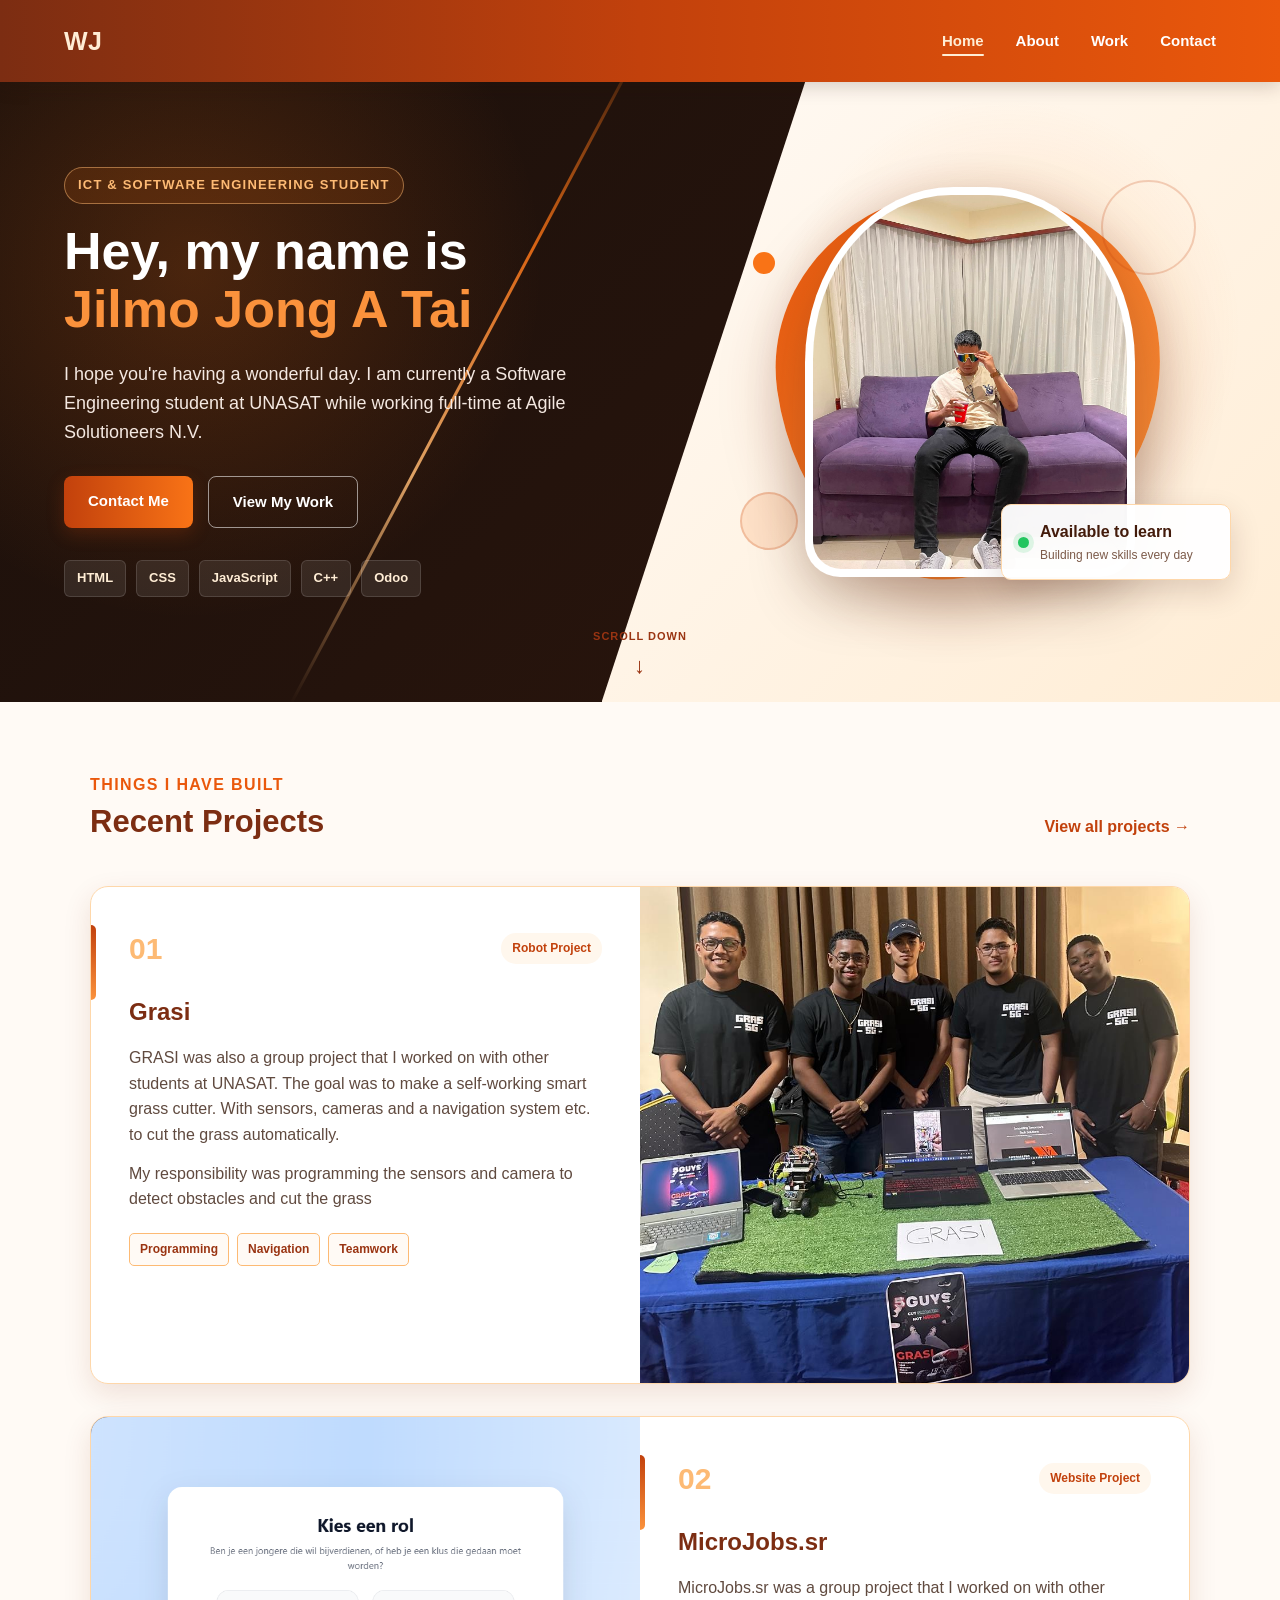
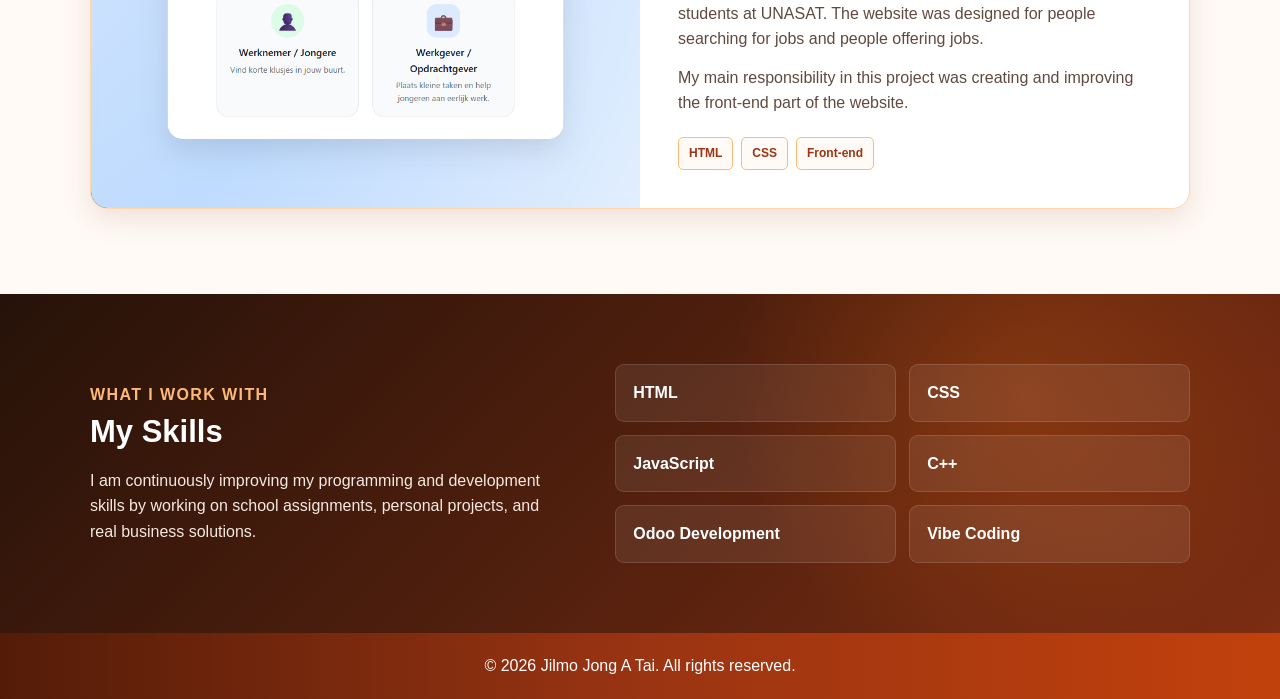
<file: index.html>
<!DOCTYPE html>
<html lang="en">
<head>
  <meta charset="UTF-8">

  <meta name="viewport" content="width=device-width, initial-scale=1.0">

  <title>My Portfolio | Home</title>

  <link rel="stylesheet" href="css/main.css">
  <link rel="stylesheet" href="css/home.css">
</head>
<body>

  <header>
    <nav class="navbar">

      <h2 class="logo">
        <span>WJ</span>
      </h2>

      <button
        class="menu-btn"
        aria-label="Open navigation menu"
      >
        ☰
      </button>

      <ul id="navLinks">
        <li>
          <a href="index.html" class="active">Home</a>
        </li>

        <li>
          <a href="about.html">About</a>
        </li>

        <li>
          <a href="work.html">Work</a>
        </li>

        <li>
          <a href="contact.html">Contact</a>
        </li>
      </ul>

    </nav>
  </header>

  <main>

    <!-- Main -->
    <section class="hero">

      <div class="hero-content">

        <div class="hero-text">

          <p class="hero-small-title">ICT & Software Engineering Student</p>

          <h1>
            Hey, my name is
            <span>Jilmo Jong A Tai</span>
          </h1>

          <p class="hero-description">
            I hope you're having a wonderful day. I am currently a Software 
            Engineering student at UNASAT while working full-time at Agile 
            Solutioneers N.V.
          </p>

          <div class="hero-buttons">
            <a href="contact.html" class="btn hero-main-btn">
              Contact Me
            </a>

            <a href="work.html" class="btn hero-second-btn">
              View My Work
            </a>
          </div>

          <div class="hero-skills">
            <span>HTML</span>
            <span>CSS</span>
            <span>JavaScript</span>
            <span>C++</span>
            <span>Odoo</span>
          </div>

        </div>

        <div class="hero-image-area">

          <div class="decoration-circle circle-one"></div>
          <div class="decoration-circle circle-two"></div>
          <div class="decoration-circle circle-three"></div>

          <!-- Profile image -->
          <div class="hero-image-box">
            <img
              src="img/profile.jpg"
              alt="Profile picture of Jilmo Jong A Tai"
            >
          </div>

          <div class="hero-info-card">
            <span class="status-dot"></span>

            <div>
              <strong>Available to learn</strong>
              <p>Building new skills every day</p>
            </div>
          </div>

        </div>

      </div>

      <a href="#home-content" class="scroll-down">
        <span>Scroll down</span>
        <span class="scroll-arrow">↓</span>
      </a>

    </section>

    <div id="home-content">

<!-- Recent projects -->
<section class="section">

  <div class="section-heading project-heading">

    <div>
      <p class="section-small-title">Things I Have Built</p>
      <h2>Recent Projects</h2>
    </div>

    <a href="work.html" class="view-all-link">
      View all projects →
    </a>

  </div>

  <div class="home-project-list">

    <article class="home-project-row">

      <div class="project-content">

        <div class="project-top">
          <span class="project-number">01</span>
          <span class="project-type">Robot Project</span>
        </div>

        <h3>Grasi</h3>

        <p>
          GRASI was also a group project that I worked on with other students at UNASAT. 
          The goal was to make a self-working smart grass cutter. With sensors, cameras 
          and a navigation system etc. to cut the grass automatically.
        </p>

        <p>
          My responsibility was programming the sensors and camera to detect obstacles 
          and cut the grass
        </p>

        <div class="project-tags">
          <span>Programming</span>
          <span>Navigation</span>
          <span>Teamwork</span>
        </div>

      </div>

      <div class="project-image">
        <img
          src="img/grasi.jpg"
          alt="The Delivery Bot Hackomation project team"
        >
      </div>

    </article>

    <article class="home-project-row">

      <div class="project-image second-project-image">
        <img
          src="img/microjobs.jpg"
          alt="The MicroJobs project team"
        >
      </div>

      <div class="project-content">

        <div class="project-top">
          <span class="project-number">02</span>
          <span class="project-type">Website Project</span>
        </div>

        <h3>MicroJobs.sr</h3>

        <p>
          MicroJobs.sr was a group project that I worked on with other
          students at UNASAT. The website was designed for people
          searching for jobs and people offering jobs.
        </p>

        <p>
          My main responsibility in this project was creating and
          improving the front-end part of the website.
        </p>

        <div class="project-tags">
          <span>HTML</span>
          <span>CSS</span>
          <span>Front-end</span>
        </div>

      </div>

    </article>

  </div>

</section>

      <!-- My skills -->
      <section class="skills-section">

        <div class="section skills-section-content">

          <div class="skills-text">
            <p class="section-small-title light-title">What I Work With</p>
            <h2>My Skills</h2>

            <p>
              I am continuously improving my programming and development
              skills by working on school assignments, personal projects,
              and real business solutions.
            </p>
          </div>

          <div class="skills-list">
            <span>HTML</span>
            <span>CSS</span>
            <span>JavaScript</span>
            <span>C++</span>
            <span>Odoo Development</span>
            <span>Vibe Coding</span>
          </div>

        </div>

      </section>

    </div>

  </main>

  <!-- Footer -->
  <footer>
    <p>&copy; 2026 Jilmo Jong A Tai. All rights reserved.</p>
  </footer>

  <!-- Main JavaScript file -->
  <script src="js/main.js"></script>

</body>
</html>
</file>
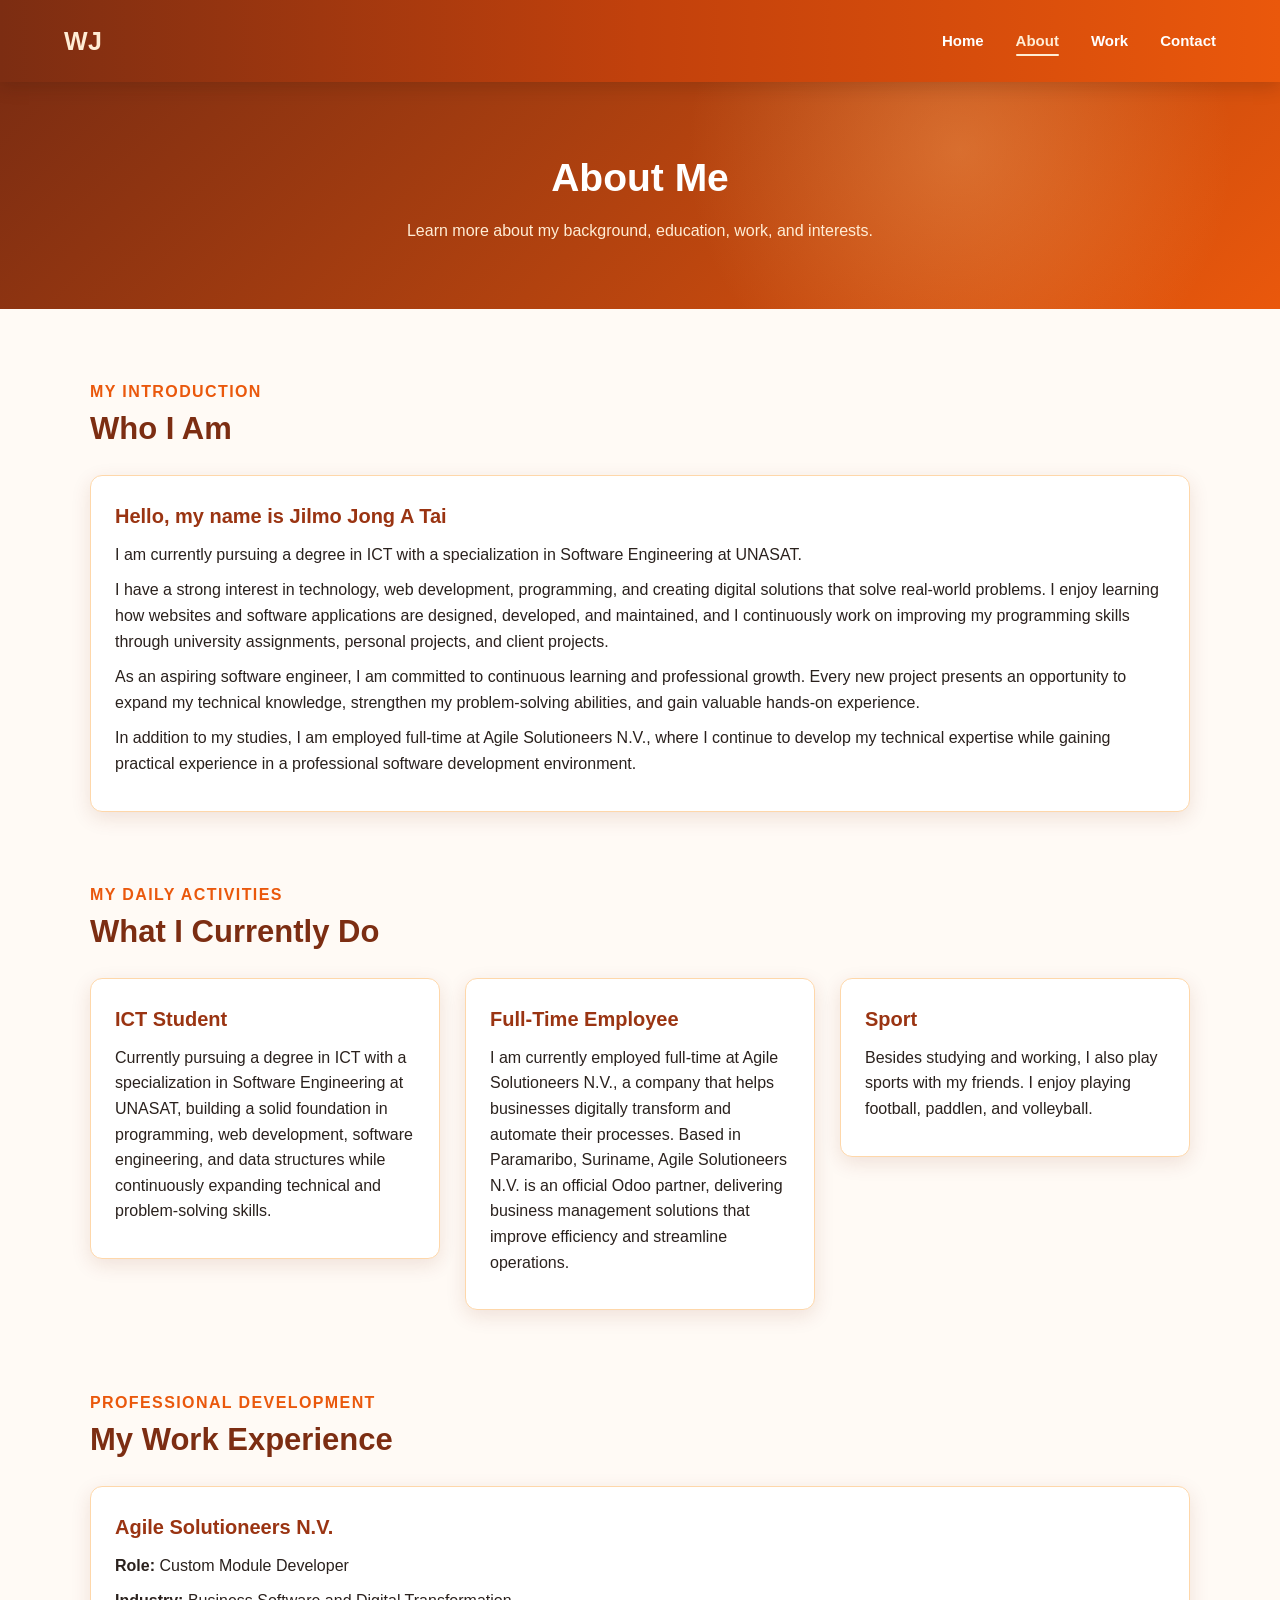
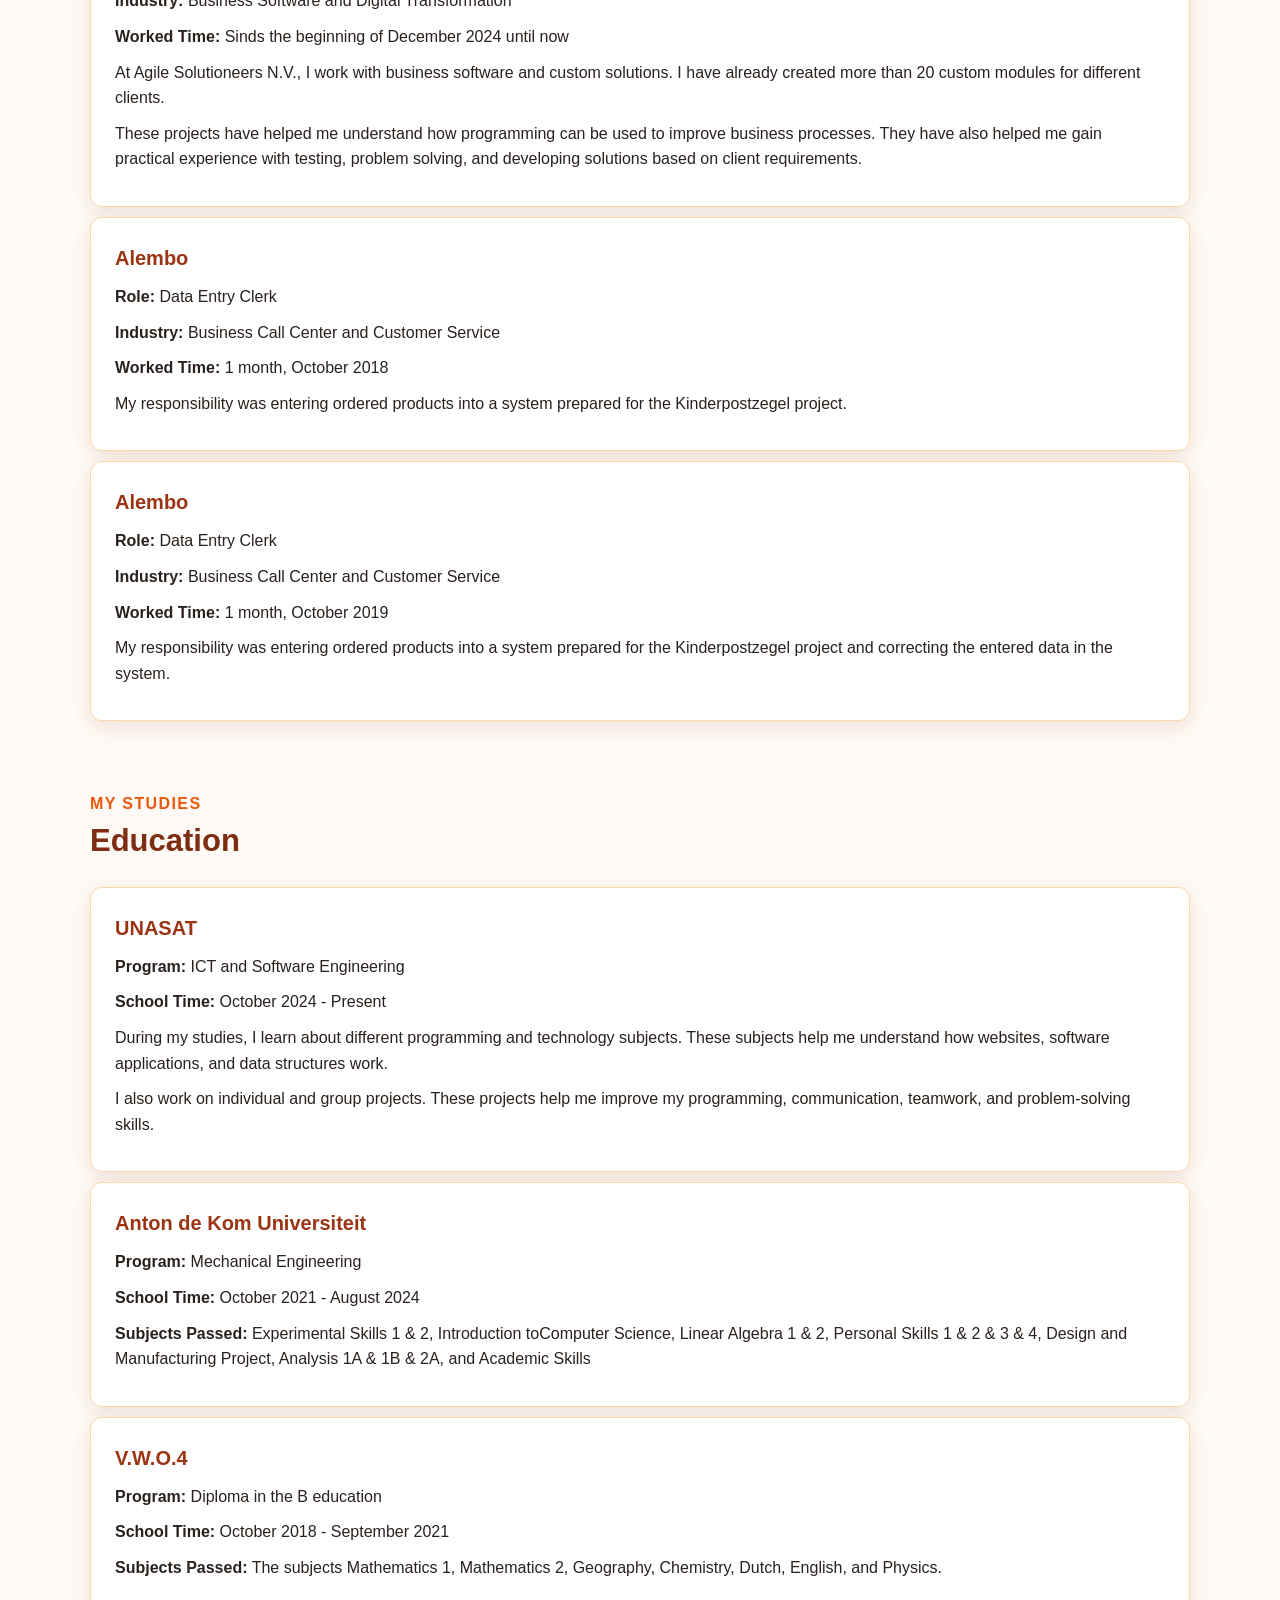
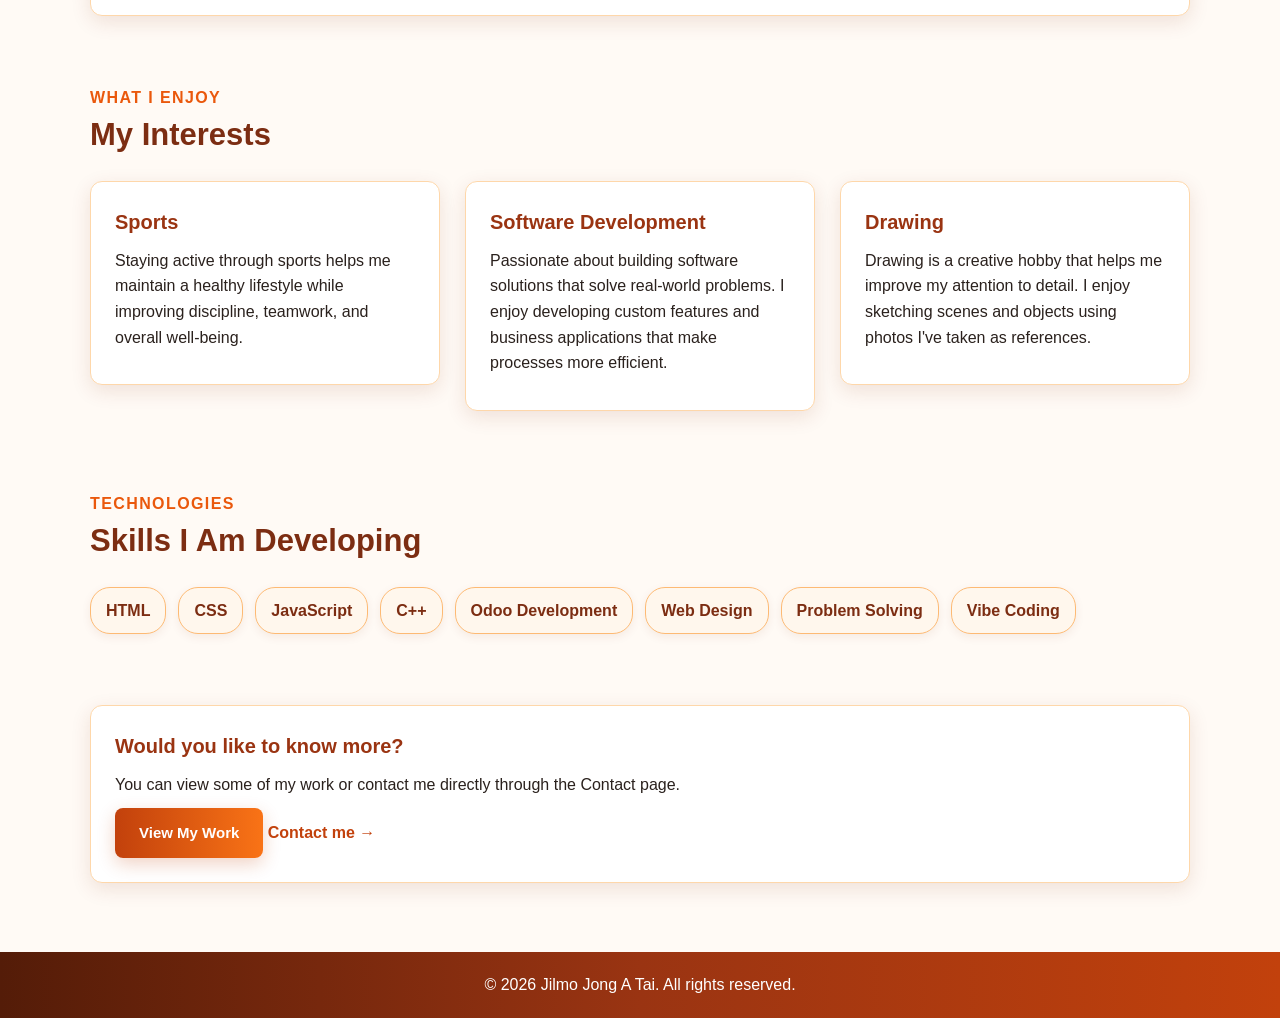
<file: about.html>
<!DOCTYPE html>
<html lang="en">
<head>
  <meta charset="UTF-8">

  <meta name="viewport" content="width=device-width, initial-scale=1.0">

  <title>My Portfolio | About</title>

  <link rel="stylesheet" href="css/main.css">

</head>
<body>

  <header>
    <nav class="navbar">

      <h2 class="logo">
        <span>WJ</span>
      </h2>

      <button
        class="menu-btn"
        aria-label="Open navigation menu"
      >
        ☰
      </button>

      <ul id="navLinks">
        <li>
          <a href="index.html">Home</a>
        </li>

        <li>
          <a href="about.html" class="active">About</a>
        </li>

        <li>
          <a href="work.html">Work</a>
        </li>

        <li>
          <a href="contact.html">Contact</a>
        </li>
      </ul>

    </nav>
  </header>

  <main>

    <!-- Intro -->
    <section class="page-title">
      <h1>About Me</h1>

      <p>
        Learn more about my background, education, work, and interests.
      </p>
    </section>

    <!-- Second section -->
    <section class="section">

      <div class="section-heading">
        <p class="section-small-title">My Introduction</p>
        <h2>Who I Am</h2>
      </div>

      <div class="card">
        <h3>Hello, my name is Jilmo Jong A Tai</h3>

        <p>
          I am currently pursuing 
          a degree in ICT with a specialization in Software Engineering at UNASAT.
        </p>

        <p>
          I have a strong interest in technology, web development, programming, 
          and creating digital solutions that solve real-world problems. I enjoy 
          learning how websites and software applications are designed, developed, 
          and maintained, and I continuously work on improving my programming skills 
          through university assignments, personal projects, and client projects.
        </p>

        <p>
          As an aspiring software engineer, I am committed to continuous learning 
          and professional growth. Every new project presents an opportunity to expand 
          my technical knowledge, strengthen my problem-solving abilities, and gain 
          valuable hands-on experience.
        </p>

        <p>
          In addition to my studies, I am employed full-time at Agile Solutioneers N.V., 
          where I continue to develop my technical expertise while gaining practical 
          experience in a professional software development environment.
        </p>
      </div>

    </section>

    <!-- What I do -->
    <section class="section">

      <div class="section-heading">
        <p class="section-small-title">My Daily Activities</p>
        <h2>What I Currently Do</h2>
      </div>

      <div class="grid">

        <!-- Student card -->
        <div class="card">
          <h3>ICT Student</h3>

          <p>
            Currently pursuing a degree in ICT with a specialization in Software Engineering 
            at UNASAT, building a solid foundation in programming, web development, software 
            engineering, and data structures while continuously expanding technical and 
            problem-solving skills.
          </p>
        </div>

        <!-- Work card -->
        <div class="card">
          <h3>Full-Time Employee</h3>

          <p>
            I am currently employed full-time at Agile Solutioneers N.V., a company that helps 
            businesses digitally transform and automate their processes. Based in Paramaribo, 
            Suriname, Agile Solutioneers N.V. is an official Odoo partner, delivering business 
            management solutions that improve efficiency and streamline operations.
          </p>
        </div>

        <!-- Sport card -->
        <div class="card">
          <h3>Sport</h3>

          <p>
            Besides studying and working, I also play sports with my friends.
            I enjoy playing football, paddlen, and volleyball.
          </p>
        </div>

      </div>

    </section>

    <!-- Experience -->
    <section class="section">

      <div class="section-heading">
        <p class="section-small-title">Professional Development</p>
        <h2>My Work Experience</h2>
      </div>

      <div class="card">
        <h3>Agile Solutioneers N.V.</h3>

        <p>
          <strong>Role:</strong>
          Custom Module Developer
        </p>

        <p>
          <strong>Industry:</strong>
          Business Software and Digital Transformation
        </p>

        <p>
          <strong>Worked Time:</strong>
          Sinds the beginning of December 2024 until now
        </p>

        <p>
          At Agile Solutioneers N.V., I work with business software and
          custom solutions. I have already created more than 20 custom
          modules for different clients.
        </p>

        <p>
          These projects have helped me understand how programming can be
          used to improve business processes. They have also helped me gain
          practical experience with testing, problem solving, and developing
          solutions based on client requirements.
        </p>
      </div>

      <div class="card">
        <h3>Alembo</h3>

        <p>
          <strong>Role:</strong>
          Data Entry Clerk
        </p>

        <p>
          <strong>Industry:</strong>
          Business Call Center and Customer Service
        </p>

        <p>
          <strong>Worked Time:</strong>
          1 month, October 2018
        </p>

        <p>
          My responsibility was entering ordered products into a system 
          prepared for the Kinderpostzegel project.
        </p>
      </div>

      <div class="card">
        <h3>Alembo</h3>

        <p>
          <strong>Role:</strong>
          Data Entry Clerk
        </p>

        <p>
          <strong>Industry:</strong>
          Business Call Center and Customer Service
        </p>

        <p>
          <strong>Worked Time:</strong>
          1 month, October 2019
        </p>

        <p>
          My responsibility was entering ordered products into a system 
          prepared for the Kinderpostzegel project and correcting the entered 
          data in the system.
        </p>
      </div>

    </section>

    <!-- Education -->
    <section class="section">

      <div class="section-heading">
        <p class="section-small-title">My Studies</p>
        <h2>Education</h2>
      </div>

      <div class="card">
        <h3>UNASAT</h3>

        <p>
          <strong>Program:</strong>
          ICT and Software Engineering
        </p>

        <p>
          <strong>School Time:</strong>
          October 2024 - Present
        </p>

        <p>
          During my studies, I learn about different programming and
          technology subjects. These subjects help me understand how
          websites, software applications, and data structures work.
        </p>

        <p>
          I also work on individual and group projects. These projects
          help me improve my programming, communication, teamwork, and
          problem-solving skills.
        </p>
      </div>

      <div class="card">
        <h3>Anton de Kom Universiteit</h3>

        <p>
          <strong>Program:</strong>
          Mechanical Engineering
        </p>

        <p>
          <strong>School Time:</strong>
          October 2021 - August 2024
        </p>

        <p>
          <strong>Subjects Passed:</strong>
          Experimental Skills 1 & 2, Introduction toComputer Science, Linear 
          Algebra 1 & 2, Personal Skills 1 & 2 & 3 & 4, Design and Manufacturing
          Project, Analysis 1A & 1B & 2A,
          and Academic Skills
        </p>
      </div>

      <div class="card">
        <h3>V.W.O.4</h3>

        <p>
          <strong>Program:</strong>
          Diploma in the B education
        </p>

        <p>
          <strong>School Time:</strong>
          October 2018 - September 2021
        </p>

        <p>
          <strong>Subjects Passed:</strong>
          The subjects Mathematics 1, Mathematics 2, Geography, Chemistry, Dutch, 
          English, and Physics.
        </p>
      </div>

    </section>

    <!-- Interests -->
    <section class="section">

      <div class="section-heading">
        <p class="section-small-title">What I Enjoy</p>
        <h2>My Interests</h2>
      </div>

      <div class="grid">

        <div class="card">
          <h3>Sports</h3>

          <p>
            Staying active through sports helps me maintain a healthy lifestyle while 
            improving discipline, teamwork, and overall well-being.
          </p>
        </div>

        <div class="card">
          <h3>Software Development</h3>

          <p>
            Passionate about building software solutions that solve real-world problems. 
            I enjoy developing custom features and business applications that make processes 
            more efficient.
          </p>
        </div>

        <div class="card">
          <h3>Drawing</h3>

          <p>
            Drawing is a creative hobby that helps me improve my attention to detail. 
            I enjoy sketching scenes and objects using photos I've taken as references.
          </p>
        </div>

      </div>

    </section>

    <!-- Skills -->
    <section class="section">

      <div class="section-heading">
        <p class="section-small-title">Technologies</p>
        <h2>Skills I Am Developing</h2>
      </div>

      <div class="skills">
        <span>HTML</span>
        <span>CSS</span>
        <span>JavaScript</span>
        <span>C++</span>
        <span>Odoo Development</span>
        <span>Web Design</span>
        <span>Problem Solving</span>
        <span>Vibe Coding</span>
      </div>

    </section>

    <!-- Know more -->
    <section class="section">

      <div class="card">
        <h3>Would you like to know more?</h3>

        <p>
          You can view some of my work or contact me directly through
          the Contact page.
        </p>

        <a href="work.html" class="btn">View My Work</a>

        <a href="contact.html" class="small-link">
          Contact me →
        </a>
      </div>

    </section>

  </main>

  <!-- Footer -->
  <footer>
    <p>&copy; 2026 Jilmo Jong A Tai. All rights reserved.</p>
  </footer>

  <script src="js/main.js"></script>

</body>
</html>
</file>
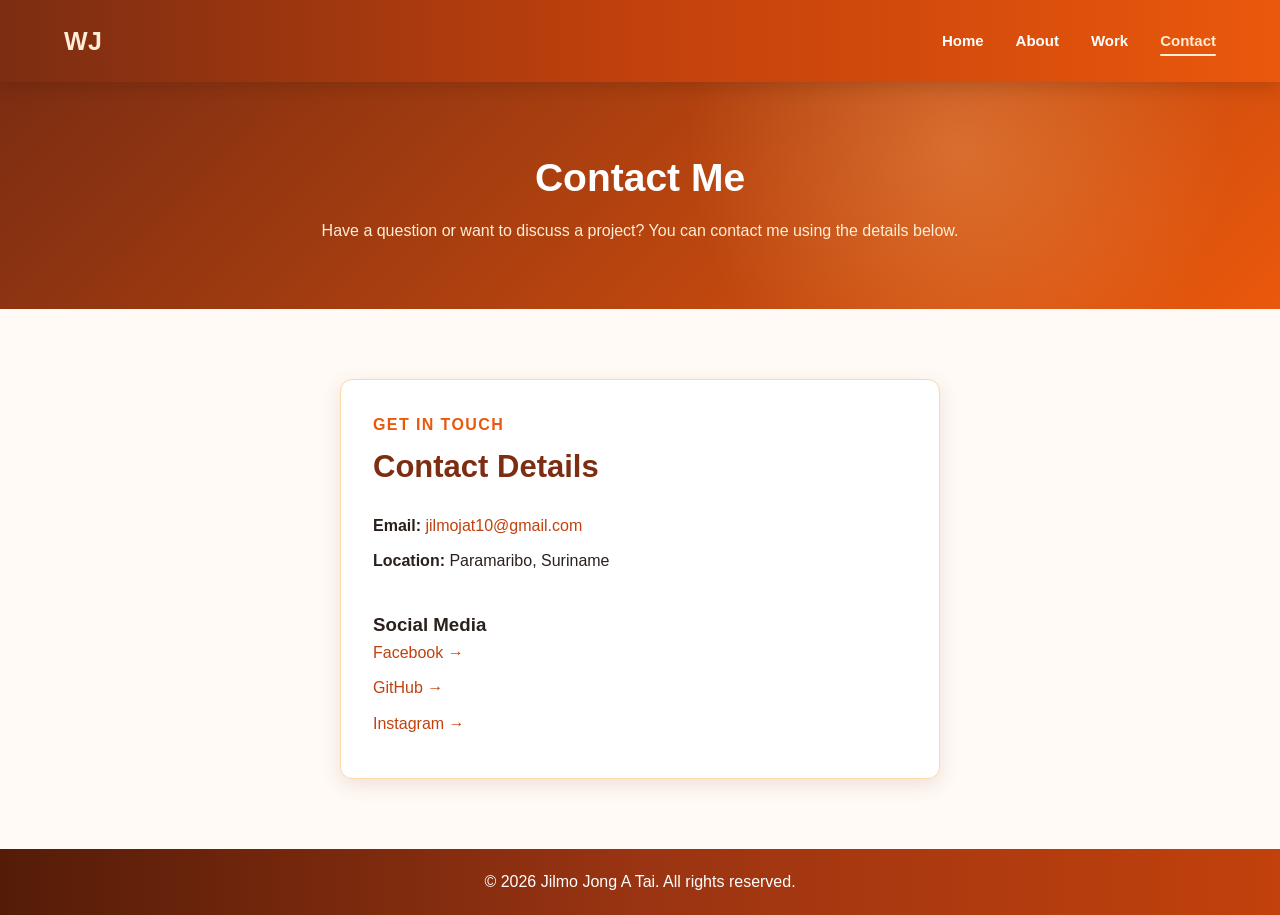
<file: contact.html>
<!DOCTYPE html>
<html lang="en">
<head>
  <meta charset="UTF-8">

  <meta name="viewport" content="width=device-width, initial-scale=1.0">

  <title>My Portfolio | Contact</title>

  <link rel="stylesheet" href="css/main.css">
  <link rel="stylesheet" href="css/contact.css">
</head>
<body>

  <header>
    <nav class="navbar">

      <h2 class="logo">
        <span>WJ</span>
      </h2>

      <button
        class="menu-btn"
        aria-label="Open navigation menu"
      >
        ☰
      </button>

      <ul id="navLinks">
        <li>
          <a href="index.html">Home</a>
        </li>

        <li>
          <a href="about.html">About</a>
        </li>

        <li>
          <a href="work.html">Work</a>
        </li>

        <li>
          <a href="contact.html" class="active">Contact</a>
        </li>
      </ul>

    </nav>
  </header>

  <main>

    <!-- Header -->
    <section class="page-title">
      <h1>Contact Me</h1>

      <p>
        Have a question or want to discuss a project? You can contact me
        using the details below.
      </p>
    </section>

    <!-- Centered contact info -->
    <section class="section contact-section">

      <div class="contact-info">

        <div class="section-heading">
          <p class="section-small-title">Get in Touch</p>
          <h2>Contact Details</h2>
        </div>

        <p>
          <strong>Email:</strong>

          <a href="mailto:jilmojat10@gmail.com">
            jilmojat10@gmail.com
          </a>
        </p>

        <p>
          <strong>Location:</strong>
          Paramaribo, Suriname
        </p>

        <br>

        <h3>Social Media</h3>

        <p>
          <a href="https://www.facebook.com/jilmo.jongatai" target="_blank">Facebook →</a>
        </p>

        <p>
          <a href="https://github.com/jilmow" target="_blank">GitHub →</a>
        </p>

        <p>
          <a href="https://www.instagram.com/j.wt_/" target="_blank">Instagram →</a>
        </p>

      </div>

    </section>

  </main>

  <!-- Footer -->
  <footer>
    <p>&copy; 2026 Jilmo Jong A Tai. All rights reserved.</p>
  </footer>

  <!-- Main JavaScript file -->
  <script src="js/main.js"></script>

</body>
</html>
</file>
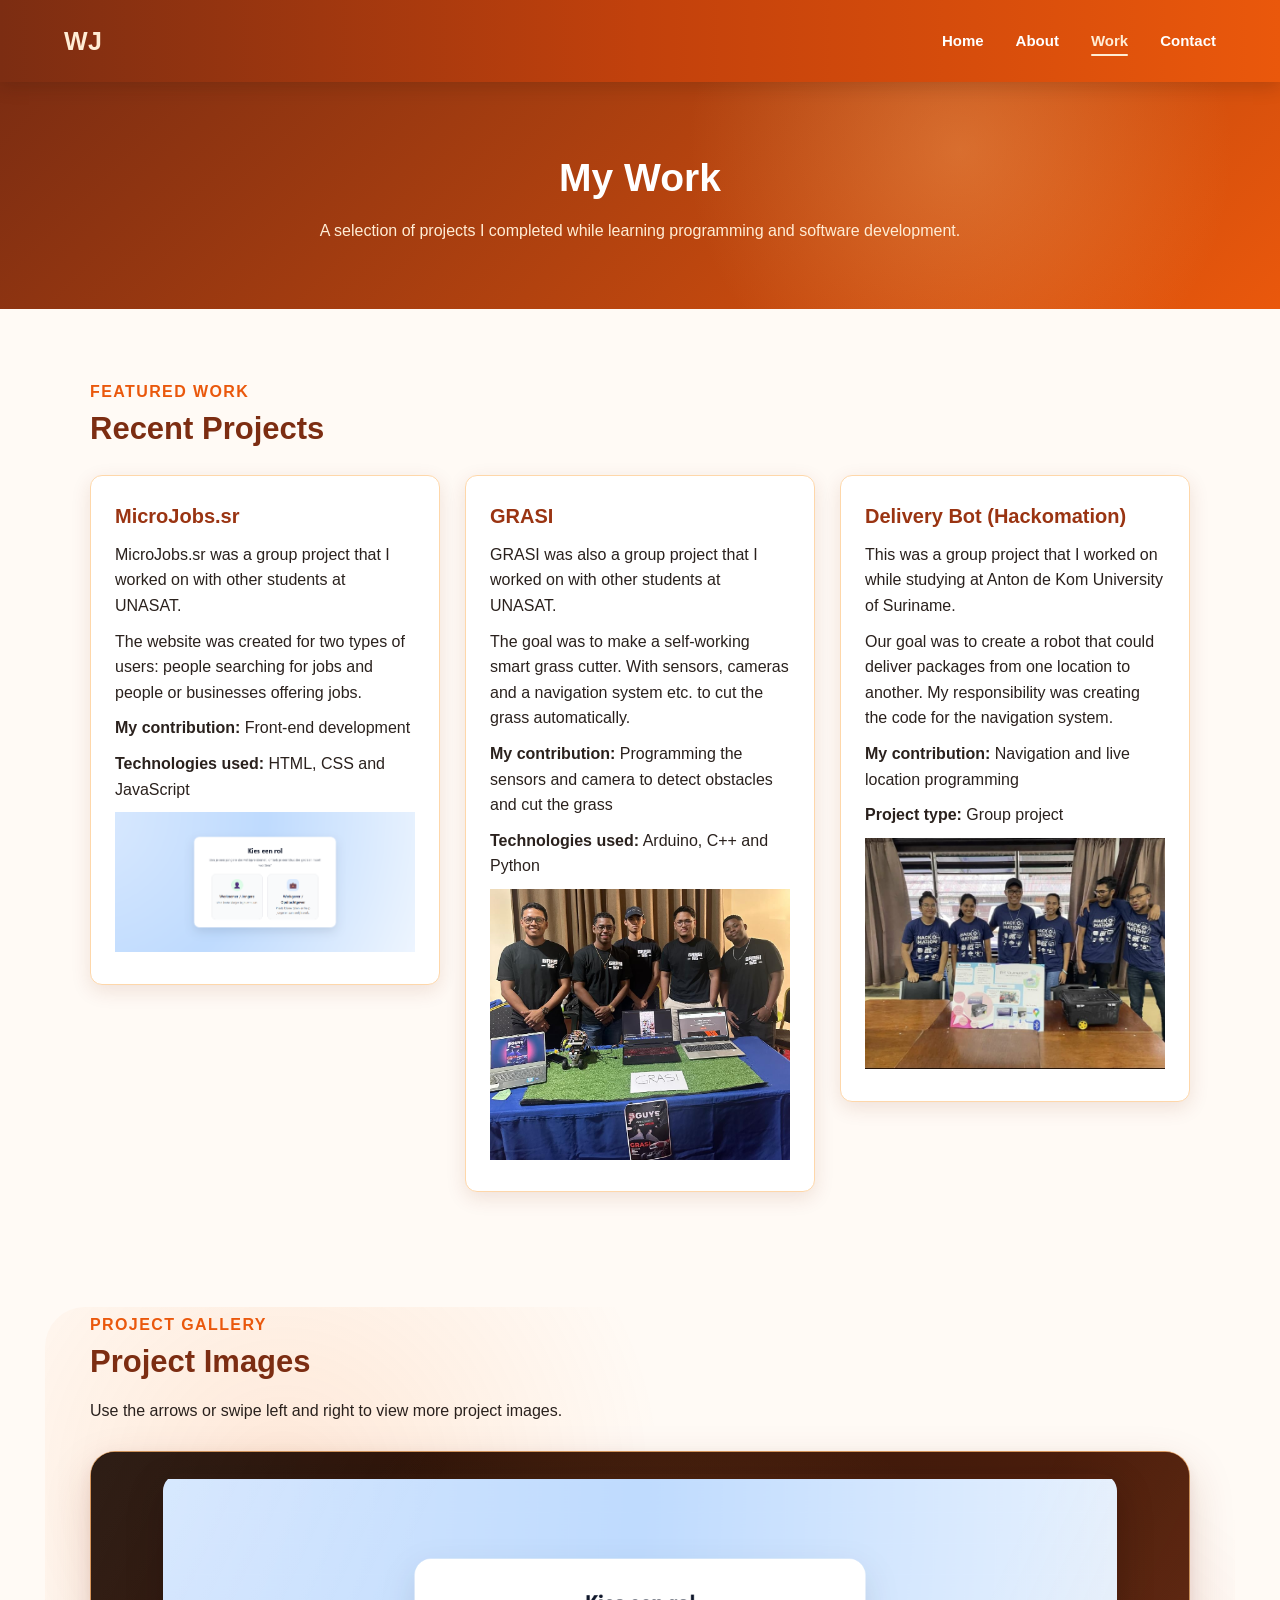
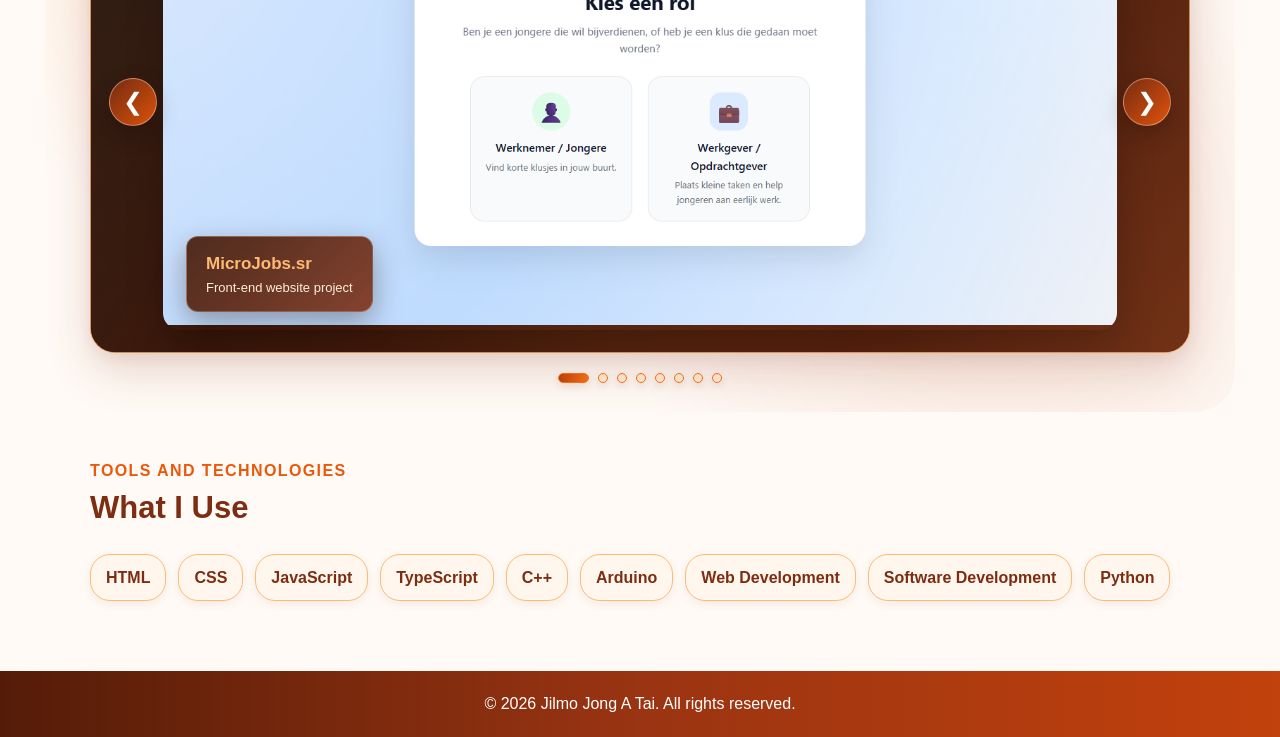
<file: work.html>
<!DOCTYPE html>
<html lang="en">
<head>
  <meta charset="UTF-8">

  <meta name="viewport" content="width=device-width, initial-scale=1.0">

  <title>My Portfolio | Work</title>

  <link rel="stylesheet" href="css/main.css">
  <link rel="stylesheet" href="css/work.css">
</head>
<body>

  <header>
    <nav class="navbar">

      <h2 class="logo">
        <span>WJ</span>
      </h2>

      <button
        class="menu-btn"
        aria-label="Open navigation menu"
      >
        ☰
      </button>

      <ul id="navLinks">
        <li>
          <a href="index.html">Home</a>
        </li>

        <li>
          <a href="about.html">About</a>
        </li>

        <li>
          <a href="work.html" class="active">Work</a>
        </li>

        <li>
          <a href="contact.html">Contact</a>
        </li>
      </ul>

    </nav>
  </header>

  <main>

    <!-- Header -->
    <section class="page-title">
      <h1>My Work</h1>

      <p>
        A selection of projects I completed while learning programming
        and software development.
      </p>
    </section>

<!-- Featured projects section -->
<section class="section">

  <div class="section-heading">
    <p class="section-small-title">Featured Work</p>
    <h2>Recent Projects</h2>
  </div>

  <div class="grid">

    <article class="card work-project-card">

      <div class="work-project-content">
        <h3>MicroJobs.sr</h3>

        <p>
          MicroJobs.sr was a group project that I worked on with other
          students at UNASAT.
        </p>

        <p>
          The website was created for two types of users: people searching
          for jobs and people or businesses offering jobs.
        </p>

        <p>
          <strong>My contribution:</strong>
          Front-end development
        </p>

        <p>
          <strong>Technologies used:</strong>
          HTML, CSS and JavaScript
        </p>
      </div>

      <div class="work-project-image">
        <img
          src="img/microjobs.jpg"
          alt="The MicroJobs project"
        >
      </div>

    </article>

    <article class="card work-project-card">

      <div class="work-project-content">
        <h3>GRASI</h3>

        <p>
          GRASI was also a group project that I worked on with other
          students at UNASAT.
        </p>

        <p>
          The goal was to make a self-working smart grass cutter. With
          sensors, cameras and a navigation system etc. to cut the grass
          automatically.
        </p>

        <p>
          <strong>My contribution:</strong>
          Programming the sensors and camera to detect obstacles and
          cut the grass
        </p>

        <p>
          <strong>Technologies used:</strong>
          Arduino, C++ and Python
        </p>
      </div>

      <div class="work-project-image">
        <img
          src="img/grasi.jpg"
          alt="The GRASI smart grass cutter project"
        >
      </div>

    </article>

    <article class="card work-project-card">

      <div class="work-project-content">
        <h3>Delivery Bot (Hackomation)</h3>

        <p>
          This was a group project that I worked on while studying at
          Anton de Kom University of Suriname.
        </p>

        <p>
          Our goal was to create a robot that could deliver packages
          from one location to another. My responsibility was creating
          the code for the navigation system.
        </p>

        <p>
          <strong>My contribution:</strong>
          Navigation and live location programming
        </p>

        <p>
          <strong>Project type:</strong>
          Group project
        </p>
      </div>

      <div class="work-project-image">
        <img
          src="img/deliver.jpg"
          alt="The Delivery Bot project team"
        >
      </div>

    </article>

  </div>

</section>

<!-- Carousel -->
<section class="section project-gallery-section">

  <div class="section-heading">
    <p class="section-small-title">Project Gallery</p>
    <h2>Project Images</h2>

    <p>
      Use the arrows or swipe left and right to view more project images.
    </p>
  </div>

  <div
    class="media-carousel"
    id="projectCarousel"
    tabindex="0"
    aria-label="Project image gallery"
  >

    <div class="carousel-viewport">

      <div class="carousel-track">

        <figure class="carousel-slide">
          <img
            src="img/microjobs.jpg"
            alt="The MicroJobs project"
          >

          <figcaption>
            <strong>MicroJobs.sr</strong>
            <span>Front-end website project</span>
          </figcaption>
        </figure>

        <figure class="carousel-slide">
          <img
            src="img/employee.jpg"
            alt="The MicroJobs project"
          >

          <figcaption>
            <strong>MicroJobs.sr</strong>
            <span>Front-end website project</span>
          </figcaption>
        </figure>

        <figure class="carousel-slide">
          <img
            src="img/employer.jpg"
            alt="The MicroJobs project"
          >

          <figcaption>
            <strong>MicroJobs.sr</strong>
            <span>Front-end website project</span>
          </figcaption>
        </figure>

        <figure class="carousel-slide">
          <img
            src="img/grasi.jpg"
            alt="The GRASI smart grass cutter project"
          >

          <figcaption>
            <strong>GRASI</strong>
            <span>Smart grass cutter project</span>
          </figcaption>
        </figure>

        <figure class="carousel-slide video-slide">
          <video
            controls
            playsinline
            preload="metadata"
          >
            <source src="videos/blades.mp4" type="video/mp4">

            Your browser does not support this video.
          </video>

          <figcaption>
            <strong>GRASI Blades</strong>
            <span>Testing the grass-cutting blades</span>
          </figcaption>
        </figure>

        <figure class="carousel-slide video-slide">
          <video
            controls
            playsinline
            preload="metadata"
          >
            <source src="videos/wheels.mp4" type="video/mp4">

            Your browser does not support this video.
          </video>

          <figcaption>
            <strong>GRASI Wheels</strong>
            <span>Testing the movement of the wheels</span>
          </figcaption>
        </figure>

        <figure class="carousel-slide">
          <img
            src="img/deliver.jpg"
            alt="The Delivery Bot project team"
          >

          <figcaption>
            <strong>Delivery Bot</strong>
            <span>Hackomation robot project</span>
          </figcaption>
        </figure>

        <figure class="carousel-slide video-slide">
          <video
            controls
            playsinline
            preload="metadata"
          >
            <source src="videos/delivery.mp4" type="video/mp4">

            Your browser does not support this video.
          </video>

          <figcaption>
            <strong>Delivery Bot Test</strong>
            <span>Testing the movement of the delivery bot</span>
          </figcaption>
        </figure>

      </div>

      <button
        type="button"
        class="carousel-button carousel-previous"
        aria-label="Show previous image"
      >
        &#10094;
      </button>

      <button
        type="button"
        class="carousel-button carousel-next"
        aria-label="Show next image"
      >
        &#10095;
      </button>

    </div>

    <div class="carousel-dots" aria-label="Choose an image or video">

      <button
        type="button"
        class="carousel-dot active"
        aria-label="Show MicroJobs image"
      ></button>

      <button
        type="button"
        class="carousel-dot"
        aria-label="Show MicroJobs Employee image"
      ></button>

      <button
        type="button"
        class="carousel-dot"
        aria-label="Show MicroJobs Employer image"
      ></button>

      <button
        type="button"
        class="carousel-dot"
        aria-label="Show GRASI image"
      ></button>

      <button
        type="button"
        class="carousel-dot"
        aria-label="Show GRASI blades video"
      ></button>

      <button
        type="button"
        class="carousel-dot"
        aria-label="Show GRASI wheels video"
      ></button>

      <button
        type="button"
        class="carousel-dot"
        aria-label="Show Delivery Bot image"
      ></button>

      <button
        type="button"
        class="carousel-dot"
        aria-label="Show Delivery Bot video"
      ></button>

    </div>

  </div>

</section>

    <!-- Technologies used -->
    <section class="section">

      <div class="section-heading">
        <p class="section-small-title">Tools and Technologies</p>
        <h2>What I Use</h2>
      </div>

      <div class="skills">
        <span>HTML</span>
        <span>CSS</span>
        <span>JavaScript</span>
        <span>TypeScript</span>
        <span>C++</span>
        <span>Arduino</span>
        <span>Web Development</span>
        <span>Software Development</span>
        <span>Python</span>
      </div>
    </section>

  </main>

  <!-- Footer -->
  <footer>
    <p>&copy; 2026 Jilmo Jong A Tai. All rights reserved.</p>
  </footer>

  <!-- Shared JavaScript used on every page -->
  <script src="js/main.js"></script>

  <!-- Work-page carousel JavaScript -->
  <script src="js/work.js"></script>

</body>
</html>
</file>
<file: css/main.css>
/* Removes spacing added by the browser */
* {
  margin: 0;
  padding: 0;
  box-sizing: border-box;
}

/* Smooth links */
html {
  scroll-behavior: smooth;
}

/* General design */
body {
  min-height: 100vh;
  display: flex;
  flex-direction: column;
  font-family: Arial, Helvetica, sans-serif;
  background-color: #fffaf5;
  color: #2a211d;
  line-height: 1.6;
  overflow-x: hidden;
}

/* Footer */
main {
  flex: 1;
}

/* All images responsive */
img {
  max-width: 100%;
}

/* Header and Nav for every page */
header {
  position: relative;
  z-index: 1000;
  background: linear-gradient(90deg, #7c2d12, #c2410c, #ea580c);
  color: white;
  box-shadow: 0 4px 18px rgba(43, 20, 10, 0.2);
}

/* Centers nav */
.navbar {
  width: 90%;
  max-width: 1180px;
  min-height: 82px;
  margin: auto;
  display: flex;
  justify-content: space-between;
  align-items: center;
  gap: 25px;
}

/* Logo */
.logo {
  color: white;
  font-size: 25px;
  letter-spacing: 0.5px;
  white-space: nowrap;
}

.logo span {
  color: #ffedd5;
}

/* Nav list */
.navbar ul {
  list-style: none;
  display: flex;
  align-items: center;
  gap: 32px;
  margin-left: auto;
}

/* Nav links */
.navbar a {
  position: relative;
  padding: 9px 0;
  color: white;
  font-size: 15px;
  font-weight: bold;
  text-decoration: none;
  transition: color 0.3s ease;
}

.navbar a::after {
  content: "";
  position: absolute;
  left: 0;
  bottom: 2px;
  width: 0;
  height: 2px;
  border-radius: 5px;
  background-color: #ffedd5;
  transition: width 0.3s ease;
}

.navbar a:hover,
.navbar a.active {
  color: #ffedd5;
}

.navbar a:hover::after,
.navbar a.active::after {
  width: 100%;
}

/* Mobile menu button */
.menu-btn {
  display: none;
  border: none;
  background: none;
  color: white;
  font-size: 29px;
  cursor: pointer;
}

/* The Buttons */
.btn {
  display: inline-block;
  padding: 13px 24px;
  border: none;
  border-radius: 8px;
  background: linear-gradient(90deg, #c2410c, #f97316);
  color: white;
  font-size: 15px;
  font-weight: bold;
  text-decoration: none;
  cursor: pointer;
  box-shadow: 0 6px 18px rgba(194, 65, 12, 0.24);
  transition:
    transform 0.3s ease,
    box-shadow 0.3s ease;
}

.btn:hover {
  transform: translateY(-3px);
  box-shadow: 0 10px 24px rgba(194, 65, 12, 0.32);
}

/* For every page */
.section {
  width: 90%;
  max-width: 1100px;
  margin: 70px auto;
}

.section-heading {
  margin-bottom: 28px;
}

.section-small-title {
  margin-bottom: 5px;
  color: #ea580c;
  font-size: 13px;
  font-weight: bold;
  letter-spacing: 1.4px;
  text-transform: uppercase;
}

.section h2 {
  margin-bottom: 18px;
  color: #7c2d12;
  font-size: 31px;
  line-height: 1.2;
}

.section p {
  font-size: 16px;
}

.section > p + p {
  margin-top: 16px;
}

/* Default card */
.card {
  margin-bottom: 10px;
  padding: 24px;
  border: 1px solid #fed7aa;
  border-radius: 12px;
  background-color: white;
  box-shadow: 0 6px 20px rgba(124, 45, 18, 0.12);
  transition:
    transform 0.3s ease,
    box-shadow 0.3s ease;
}

.card:hover {
  transform: translateY(-5px);
  box-shadow: 0 12px 30px rgba(124, 45, 18, 0.18);
}

.card h3 {
  margin-bottom: 10px;
  color: #9a3412;
  font-size: 20px;
}

.card p {
  margin-bottom: 10px;
}

/* Shared link color */
.small-link {
  color: #c2410c;
  font-weight: bold;
  text-decoration: none;
  transition: color 0.3s ease;
}

.small-link:hover {
  color: #7c2d12;
  text-decoration: underline;
}

/* PAGE titles */
.page-title {
  padding: 65px 20px;
  background:
    radial-gradient(
      circle at 75% 30%,
      rgba(253, 186, 116, 0.32),
      transparent 28%
    ),
    linear-gradient(135deg, #7c2d12, #ea580c);
  color: white;
  text-align: center;
}

.page-title h1 {
  color: white;
  font-size: 39px;
}

.page-title p {
  margin-top: 9px;
  color: #ffedd5;
}

/* Skill labels */
.skills {
  display: flex;
  flex-wrap: wrap;
  gap: 12px;
}

.skills span {
  padding: 10px 15px;
  border: 1px solid #fdba74;
  border-radius: 20px;
  background-color: #fff7ed;
  color: #7c2d12;
  font-weight: bold;
  box-shadow: 0 3px 10px rgba(124, 45, 18, 0.08);
}

/* Default card grid */
.grid {
  display: grid;
  grid-template-columns: repeat(3, 1fr);
  align-items: start;
  gap: 25px;
}

/* Footer */
footer {
  padding: 20px;
  background: linear-gradient(90deg, #541c08, #9a3412, #c2410c);
  color: white;
  text-align: center;
}

/* Animations */
@keyframes moveUp {
  from {
    opacity: 0;
    transform: translateY(25px);
  }

  to {
    opacity: 1;
    transform: translateY(0);
  }
}

@keyframes fadeIn {
  from {
    opacity: 0;
  }

  to {
    opacity: 1;
  }
}

@keyframes arrowMove {
  0%,
  100% {
    transform: translateY(0);
  }

  50% {
    transform: translateY(6px);
  }
}

/* Tablet design */
@media screen and (max-width: 900px) {
  .navbar {
    width: 92%;
  }

  .navbar ul {
    gap: 20px;
  }

  .grid {
    grid-template-columns: repeat(2, 1fr);
  }
}

/* Phone design */
@media screen and (max-width: 650px) {
  .navbar {
    width: 90%;
    min-height: 72px;
    flex-wrap: wrap;
    gap: 12px;
    padding: 10px 0;
  }

  .logo {
    font-size: 22px;
  }

  .menu-btn {
    display: block;
    margin-left: auto;
  }

  .navbar ul {
    display: none;
    width: 100%;
    flex-direction: column;
    align-items: flex-start;
    gap: 7px;
    margin: 7px 0 8px;
    padding-top: 10px;
    border-top: 1px solid rgba(255, 255, 255, 0.2);
  }

  .navbar ul.show {
    display: flex;
  }

  .navbar ul li,
  .navbar a {
    width: 100%;
  }

  .section {
    width: 90%;
    margin: 55px auto;
  }

  .section h2 {
    font-size: 27px;
  }

  .grid {
    grid-template-columns: 1fr;
  }

  .page-title {
    padding: 50px 20px;
  }

  .page-title h1 {
    font-size: 32px;
  }
}

/* Easter Egg */
.secret-word-input {
  position: fixed;
  z-index: 10000;
  width: 250px;
  padding: 13px 16px;
  border: 2px solid #f97316;
  border-radius: 10px;
  background-color: #fffaf5;
  color: #431b0b;
  font-family: Arial, Helvetica, sans-serif;
  font-size: 15px;
  box-shadow:
    0 10px 30px rgba(67, 27, 11, 0.28),
    0 0 0 5px rgba(249, 115, 22, 0.12);
  outline: none;
  transform: translate(-50%, -50%);
  animation: secretInputAppear 0.25s ease;
}

.secret-word-input::placeholder {
  color: #9a6a55;
}

.secret-word-input:focus {
  border-color: #c2410c;
  box-shadow:
    0 12px 35px rgba(67, 27, 11, 0.32),
    0 0 0 6px rgba(249, 115, 22, 0.17);
}

.secret-word-input.input-error {
  border-color: #dc2626;
  box-shadow:
    0 12px 35px rgba(67, 27, 11, 0.32),
    0 0 0 6px rgba(220, 38, 38, 0.15);
  animation: secretInputError 0.35s ease;
}

/* Bouncing WimJeff text */
.wimjeff-bouncer {
  position: fixed;
  z-index: 99999;
  top: 8%;
  left: 5%;
  padding: 17px 31px;
  border: 3px solid #ffedd5;
  border-radius: 50px;
  background: linear-gradient(135deg, #7c2d12, #ea580c, #fb923c);
  color: white;
  font-family: Arial, Helvetica, sans-serif;
  font-size: 45px;
  font-weight: bold;
  letter-spacing: 1.5px;
  white-space: nowrap;
  cursor: pointer;
  user-select: none;
  box-shadow:
    0 14px 40px rgba(67, 27, 11, 0.45),
    0 0 30px rgba(249, 115, 22, 0.45);
  animation: wimJeffBounce 8s linear infinite;
}

.wimjeff-bouncer:hover {
  border-color: white;
  box-shadow:
    0 16px 45px rgba(67, 27, 11, 0.5),
    0 0 38px rgba(249, 115, 22, 0.6);
}

@keyframes secretInputAppear {
  from {
    opacity: 0;
    transform: translate(-50%, -50%) scale(0.75);
  }

  to {
    opacity: 1;
    transform: translate(-50%, -50%) scale(1);
  }
}

@keyframes secretInputError {
  0% {
    transform: translate(-50%, -50%);
  }

  25% {
    transform: translate(calc(-50% - 7px), -50%);
  }

  50% {
    transform: translate(calc(-50% + 7px), -50%);
  }

  75% {
    transform: translate(calc(-50% - 4px), -50%);
  }

  100% {
    transform: translate(-50%, -50%);
  }
}

@keyframes wimJeffBounce {
  0% {
    top: 7%;
    left: 4%;
    transform: rotate(-7deg) scale(1);
  }

  15% {
    top: 70%;
    left: 19%;
    transform: rotate(7deg) scale(1.06);
  }

  30% {
    top: 13%;
    left: 40%;
    transform: rotate(-6deg) scale(0.98);
  }

  45% {
    top: 66%;
    left: 67%;
    transform: rotate(7deg) scale(1.05);
  }

  60% {
    top: 10%;
    left: 76%;
    transform: rotate(-6deg) scale(1);
  }

  75% {
    top: 69%;
    left: 45%;
    transform: rotate(7deg) scale(1.06);
  }

  90% {
    top: 30%;
    left: 10%;
    transform: rotate(-5deg) scale(0.98);
  }

  100% {
    top: 7%;
    left: 4%;
    transform: rotate(-7deg) scale(1);
  }
}

@media screen and (max-width: 650px) {
  .secret-word-input {
    width: 230px;
    padding: 12px 14px;
    font-size: 14px;
  }

  .wimjeff-bouncer {
    padding: 13px 22px;
    font-size: 31px;
    animation-duration: 9s;
  }
}

/* Fade-in animation */
.scroll-reveal {
  opacity: 0;
  visibility: hidden;
  transform: translateY(45px);
  transition:
    opacity 0.9s ease,
    transform 0.9s ease,
    visibility 0.9s ease;
  will-change: opacity, transform;
}

.scroll-reveal.reveal-visible {
  opacity: 1;
  visibility: visible;
  transform: translateY(0);
}

/* Disables movement */
@media (prefers-reduced-motion: reduce) {
  .scroll-reveal {
    opacity: 1;
    visibility: visible;
    transform: none;
    transition: none;
  }
}
</file>
<file: css/home.css>
.hero {
  position: relative;
  min-height: 620px;
  display: flex;
  align-items: center;
  background:
    radial-gradient(
      circle at 15% 30%,
      rgba(249, 115, 22, 0.2),
      transparent 30%
    ),
    linear-gradient(135deg, #1b100b, #2d160d);
  overflow: hidden;
}

/* Colors */
.hero::after {
  content: "";
  position: absolute;
  top: 0;
  right: 0;
  width: 53%;
  height: 100%;
  background:
    radial-gradient(
      circle at 60% 40%,
      rgba(251, 146, 60, 0.2),
      transparent 42%
    ),
    linear-gradient(135deg, #fffaf5, #ffedd5);
  clip-path: polygon(30% 0, 100% 0, 100% 100%, 0 100%);
}

.hero::before {
  content: "";
  position: absolute;
  z-index: 2;
  top: -10%;
  left: 51%;
  width: 3px;
  height: 125%;
  background: linear-gradient(
    to bottom,
    transparent,
    #f97316,
    #fdba74,
    transparent
  );
  transform: rotate(28deg);
  transform-origin: top;
  opacity: 0.85;
}

.hero-content {
  position: relative;
  z-index: 3;
  width: 90%;
  max-width: 1180px;
  min-height: 620px;
  margin: auto;
  display: grid;
  grid-template-columns: 1.1fr 0.9fr;
  align-items: center;
  gap: 60px;
  padding: 70px 0 90px;
}

/* Intro text */
.hero-text {
  max-width: 650px;
  color: white;
  animation: moveUp 0.8s ease;
}

.hero-small-title {
  display: inline-block;
  margin-bottom: 18px;
  padding: 7px 13px;
  border: 1px solid rgba(253, 186, 116, 0.5);
  border-radius: 20px;
  background-color: rgba(249, 115, 22, 0.13);
  color: #fdba74;
  font-size: 13px;
  font-weight: bold;
  letter-spacing: 1.2px;
  text-transform: uppercase;
}

.hero h1 {
  margin-bottom: 22px;
  font-size: 52px;
  line-height: 1.12;
}

.hero h1 span {
  display: block;
  color: #fb923c;
}

.hero-description {
  max-width: 600px;
  margin-bottom: 30px;
  color: #f4e8e1;
  font-size: 18px;
}

/* Buttons */
.hero-buttons {
  display: flex;
  flex-wrap: wrap;
  gap: 15px;
  margin-bottom: 32px;
}

.hero-main-btn {
  background: linear-gradient(90deg, #c2410c, #f97316);
  color: white;
}

.hero-second-btn {
  border: 1px solid rgba(255, 255, 255, 0.55);
  background: transparent;
  color: white;
  box-shadow: none;
}

.hero-second-btn:hover {
  background-color: white;
  color: #9a3412;
}

/* Skill labels */
.hero-skills {
  display: flex;
  flex-wrap: wrap;
  gap: 10px;
}

.hero-skills span {
  padding: 7px 12px;
  border: 1px solid rgba(255, 255, 255, 0.13);
  border-radius: 6px;
  background-color: rgba(255, 255, 255, 0.09);
  color: #ffedd5;
  font-size: 13px;
  font-weight: bold;
  transition:
    background-color 0.3s ease,
    transform 0.3s ease;
}

.hero-skills span:hover {
  background-color: rgba(249, 115, 22, 0.3);
  transform: translateY(-2px);
}

/* Profile image */
.hero-image-area {
  position: relative;
  min-height: 440px;
  display: flex;
  justify-content: center;
  align-items: center;
  animation: fadeIn 1s ease;
}

.hero-image-area::before {
  content: "";
  position: absolute;
  width: 385px;
  height: 385px;
  border-radius: 48% 52% 60% 40% / 45% 44% 56% 55%;
  background: linear-gradient(135deg, #ea580c, #fb923c);
  box-shadow: 0 24px 60px rgba(124, 45, 18, 0.28);
  transform: rotate(-8deg);
}

.hero-image-box {
  position: relative;
  z-index: 3;
  width: 330px;
  height: 390px;
  padding: 8px;
  border-radius: 45% 45% 35px 35px;
  background-color: white;
  box-shadow: 0 22px 55px rgba(72, 31, 10, 0.28);
  overflow: hidden;
}

.hero-image-box img {
  width: 100%;
  height: 100%;
  display: block;
  border-radius: 44% 44% 28px 28px;
  object-fit: cover;
  object-position: center 25%;
}

/* Decorations */
.decoration-circle {
  position: absolute;
  z-index: 1;
  border: 2px solid rgba(194, 65, 12, 0.22);
  border-radius: 50%;
}

.circle-one {
  top: 18px;
  right: 20px;
  width: 95px;
  height: 95px;
}

.circle-two {
  left: 15px;
  bottom: 52px;
  width: 58px;
  height: 58px;
  background-color: rgba(249, 115, 22, 0.15);
}

.circle-three {
  top: 90px;
  left: 28px;
  width: 22px;
  height: 22px;
  border: none;
  background-color: #f97316;
}

/* Information card */
.hero-info-card {
  position: absolute;
  z-index: 5;
  right: -15px;
  bottom: 22px;
  width: 230px;
  display: flex;
  align-items: center;
  gap: 11px;
  padding: 14px 16px;
  border: 1px solid #fed7aa;
  border-radius: 10px;
  background-color: rgba(255, 255, 255, 0.96);
  color: #431b0b;
  box-shadow: 0 12px 30px rgba(67, 27, 11, 0.16);
}

.status-dot {
  width: 11px;
  height: 11px;
  border-radius: 50%;
  background-color: #22c55e;
  box-shadow: 0 0 0 5px rgba(34, 197, 94, 0.14);
  flex-shrink: 0;
}

.hero-info-card p {
  margin-top: 1px;
  color: #7c5a49;
  font-size: 12px;
}

/* Scroll-down */
.scroll-down {
  position: absolute;
  z-index: 6;
  left: 50%;
  bottom: 19px;
  display: flex;
  flex-direction: column;
  align-items: center;
  color: #9a3412;
  font-size: 11px;
  font-weight: bold;
  letter-spacing: 1px;
  text-decoration: none;
  text-transform: uppercase;
  transform: translateX(-50%);
}

.scroll-arrow {
  margin-top: 2px;
  font-size: 22px;
  animation: arrowMove 1.5s infinite;
}

/* Recent Projects */
.project-heading {
  display: flex;
  justify-content: space-between;
  align-items: end;
  gap: 20px;
}

.view-all-link {
  margin-bottom: 18px;
  color: #c2410c;
  font-weight: bold;
  text-decoration: none;
}

.view-all-link:hover {
  color: #7c2d12;
  text-decoration: underline;
}

.home-project-list {
  display: flex;
  flex-direction: column;
  gap: 32px;
}

.home-project-row {
  min-height: 350px;
  display: grid;
  grid-template-columns: 1fr 1fr;
  border: 1px solid #fed7aa;
  border-radius: 18px;
  background-color: white;
  box-shadow: 0 10px 28px rgba(124, 45, 18, 0.12);
  overflow: hidden;
  transition:
    transform 0.3s ease,
    box-shadow 0.3s ease;
}

.home-project-row:hover {
  transform: translateY(-6px);
  box-shadow: 0 17px 38px rgba(124, 45, 18, 0.18);
}

.project-content {
  position: relative;
  padding: 38px;
}

.project-content::before {
  content: "";
  position: absolute;
  top: 38px;
  left: 0;
  width: 5px;
  height: 75px;
  border-radius: 0 5px 5px 0;
  background: linear-gradient(to bottom, #c2410c, #fb923c);
}

.project-top {
  display: flex;
  justify-content: space-between;
  align-items: center;
  gap: 15px;
  margin-bottom: 20px;
}

.project-number {
  color: #fdba74;
  font-size: 30px;
  font-weight: bold;
}

.project-type {
  padding: 6px 11px;
  border-radius: 15px;
  background-color: #fff7ed;
  color: #c2410c;
  font-size: 12px;
  font-weight: bold;
}

.project-content h3 {
  margin-bottom: 14px;
  color: #7c2d12;
  font-size: 24px;
}

.project-content p {
  margin-bottom: 13px;
  color: #604a3f;
}

.project-tags {
  display: flex;
  flex-wrap: wrap;
  gap: 8px;
  margin-top: 21px;
}

.project-tags span {
  padding: 6px 10px;
  border: 1px solid #fdba74;
  border-radius: 5px;
  background-color: #fffaf5;
  color: #9a3412;
  font-size: 12px;
  font-weight: bold;
}

/* Recent Project image */
.project-image {
  min-height: 350px;
  background-color: #431b0b;
  overflow: hidden;
}

.project-image img {
  width: 100%;
  height: 100%;
  min-height: 350px;
  display: block;
  object-fit: cover;
  object-position: center;
  transition: transform 0.5s ease;
}

.home-project-row:hover .project-image img {
  transform: scale(1.04);
}

.second-project-image img {
  object-position: center 55%;
}

/* My Skills */
.skills-section {
  margin-top: 85px;
  background:
    radial-gradient(
      circle at 80% 30%,
      rgba(249, 115, 22, 0.23),
      transparent 28%
    ),
    linear-gradient(135deg, #261209, #7c2d12);
  color: white;
}

.skills-section-content {
  display: grid;
  grid-template-columns: 0.9fr 1.1fr;
  align-items: center;
  gap: 55px;
  margin-bottom: 0;
  padding: 70px 0;
}

.skills-section-content h2 {
  color: white;
}

.skills-text > p:last-child {
  color: #f6e9e1;
}

.light-title {
  color: #fdba74;
}

.skills-list {
  display: grid;
  grid-template-columns: repeat(2, 1fr);
  gap: 13px;
}

.skills-list span {
  padding: 15px 17px;
  border: 1px solid rgba(255, 255, 255, 0.13);
  border-radius: 9px;
  background-color: rgba(255, 255, 255, 0.08);
  color: white;
  font-weight: bold;
  transition:
    background-color 0.3s ease,
    transform 0.3s ease;
}

.skills-list span:hover {
  background-color: rgba(249, 115, 22, 0.35);
  transform: translateX(5px);
}

/* Tablet design */
@media screen and (max-width: 900px) {
  .hero {
    min-height: auto;
  }

  .hero::after {
    width: 48%;
  }

  .hero::before {
    display: none;
  }

  .hero-content {
    min-height: 590px;
    grid-template-columns: 1fr 0.8fr;
    gap: 25px;
  }

  .hero h1 {
    font-size: 42px;
  }

  .hero-description {
    font-size: 16px;
  }

  .hero-image-area {
    min-height: 390px;
  }

  .hero-image-area::before {
    width: 300px;
    height: 300px;
  }

  .hero-image-box {
    width: 255px;
    height: 330px;
  }

  .hero-info-card {
    right: -5px;
    width: 205px;
  }

  .skills-section-content {
    grid-template-columns: 1fr;
    gap: 30px;
  }
}

@media screen and (max-width: 800px) {
  .home-project-row {
    grid-template-columns: 1fr;
  }

  .home-project-row:first-child .project-image {
    order: 2;
  }

  .home-project-row:nth-child(2) .project-image {
    order: 2;
  }

  .home-project-row:nth-child(2) .project-content {
    order: 1;
  }

  .project-image,
  .project-image img {
    min-height: 320px;
  }
}

/* Phone design */
@media screen and (max-width: 650px) {
  .hero {
    background:
      radial-gradient(
        circle at 20% 15%,
        rgba(249, 115, 22, 0.2),
        transparent 28%
      ),
      linear-gradient(135deg, #1b100b, #39190c);
  }

  .hero::after {
    top: auto;
    bottom: 0;
    width: 100%;
    height: 45%;
    clip-path: polygon(0 25%, 100% 0, 100% 100%, 0 100%);
  }

  .hero-content {
    width: 90%;
    min-height: auto;
    grid-template-columns: 1fr;
    gap: 28px;
    padding: 55px 0 90px;
  }

  .hero-text {
    text-align: center;
  }

  .hero-small-title {
    font-size: 11px;
  }

  .hero h1 {
    font-size: 37px;
  }

  .hero-description {
    font-size: 16px;
  }

  .hero-buttons,
  .hero-skills {
    justify-content: center;
  }

  .hero-image-area {
    min-height: 390px;
  }

  .hero-image-area::before {
    width: 290px;
    height: 290px;
  }

  .hero-image-box {
    width: 255px;
    height: 330px;
  }

  .hero-info-card {
    right: 0;
    bottom: 5px;
    width: 210px;
  }

  .circle-one {
    right: 5px;
  }

  .circle-two {
    left: 2px;
  }

  .scroll-down {
    display: none;
  }

  .project-heading {
    display: block;
  }

  .view-all-link {
    display: inline-block;
    margin-top: 2px;
  }

  .project-content {
    padding: 27px;
  }

  .project-content::before {
    top: 28px;
    height: 65px;
  }

  .project-content h3 {
    font-size: 21px;
  }

  .project-image,
  .project-image img {
    min-height: 260px;
  }

  .skills-section-content {
    padding: 55px 0;
  }

  .skills-list {
    grid-template-columns: 1fr;
  }
}

@media screen and (max-width: 390px) {
  .hero h1 {
    font-size: 32px;
  }

  .hero-buttons {
    flex-direction: column;
  }

  .hero-buttons .btn {
    width: 100%;
    text-align: center;
  }

  .hero-image-area::before {
    width: 245px;
    height: 245px;
  }

  .hero-image-box {
    width: 225px;
    height: 305px;
  }

  .hero-info-card {
    right: 50%;
    bottom: 0;
    transform: translateX(50%);
  }
}
</file>
<file: css/contact.css>
/* The placing of the card */
.contact-section {
  display: flex;
  justify-content: center;
  align-items: center;
}

/* Card design */
.contact-info {
  width: 100%;
  max-width: 600px;
  padding: 32px;
  border: 1px solid #fed7aa;
  border-radius: 12px;
  background-color: white;
  box-shadow: 0 6px 20px rgba(124, 45, 18, 0.12);
}

.contact-info p {
  margin-bottom: 10px;
}

.contact-info a {
  color: #c2410c;
  text-decoration: none;
}

.contact-info a:hover {
  color: #7c2d12;
  text-decoration: underline;
}

/* For the Phone */
@media screen and (max-width: 650px) {
  .contact-info {
    max-width: 100%;
    padding: 25px;
  }
}
</file>
<file: css/work.css>
/* Gallery section */
.project-gallery-section {
  position: relative;
  margin-top: 85px;
  padding-top: 25px;
  isolation: isolate;
}

/* carousel */
.project-gallery-section::before {
  content: "";
  position: absolute;
  z-index: -1;
  top: 20px;
  right: -45px;
  bottom: -25px;
  left: -45px;
  border-radius: 40px;
  background:
    radial-gradient(
      circle at 20% 25%,
      rgba(249, 115, 22, 0.13),
      transparent 35%
    ),
    radial-gradient(
      circle at 80% 75%,
      rgba(194, 65, 12, 0.1),
      transparent 37%
    );
  pointer-events: none;
}

.media-carousel {
  width: 100%;
  background-color: transparent;
  outline: none;
}

.media-carousel:focus .carousel-viewport {
  box-shadow:
    0 18px 46px rgba(124, 45, 18, 0.2),
    0 0 0 4px rgba(249, 115, 22, 0.14);
}

.carousel-viewport {
  position: relative;
  width: 100%;
  border: 1px solid rgba(253, 186, 116, 0.75);
  border-radius: 25px;
  background:
    radial-gradient(
      circle at 78% 25%,
      rgba(251, 146, 60, 0.28),
      transparent 35%
    ),
    linear-gradient(135deg, #2a140b, #702b12);
  box-shadow:
    0 18px 45px rgba(124, 45, 18, 0.18),
    0 5px 15px rgba(124, 45, 18, 0.08);
  overflow: hidden;
  transition:
    box-shadow 0.3s ease,
    transform 0.3s ease;
}

.carousel-viewport:hover {
  transform: translateY(-3px);
  box-shadow:
    0 23px 52px rgba(124, 45, 18, 0.22),
    0 8px 20px rgba(124, 45, 18, 0.1);
}

.carousel-viewport::after {
  content: "";
  position: absolute;
  z-index: 2;
  inset: 0;
  border-radius: 25px;
  background:
    linear-gradient(
      115deg,
      rgba(255, 255, 255, 0.06),
      transparent 28%,
      transparent 72%,
      rgba(253, 186, 116, 0.08)
    );
  pointer-events: none;
}

.carousel-track {
  display: flex;
  transition: transform 0.7s cubic-bezier(0.22, 0.61, 0.36, 1);
}

.carousel-slide {
  position: relative;
  min-width: 100%;
  height: 500px;
  margin: 0;
  padding: 22px 72px;
  display: flex;
  justify-content: center;
  align-items: center;
  background:
    radial-gradient(
      circle at center,
      rgba(251, 146, 60, 0.16),
      transparent 58%
    ),
    linear-gradient(135deg, #211008, #66260f);
  overflow: hidden;
}

/* Carousel images and videos */
.carousel-slide img,
.carousel-slide video {
  width: 100%;
  height: 100%;
  display: block;
  border-radius: 17px;
  object-fit: contain;
  object-position: center;
  box-shadow: 0 14px 35px rgba(20, 8, 3, 0.3);
}

/* Project caption */
.carousel-slide figcaption {
  position: absolute;
  z-index: 4;
  left: 95px;
  bottom: 40px;
  max-width: calc(100% - 190px);
  display: flex;
  flex-direction: column;
  padding: 13px 19px;
  border: 1px solid rgba(255, 237, 213, 0.27);
  border-radius: 12px;
  background:
    linear-gradient(
      135deg,
      rgba(67, 27, 11, 0.93),
      rgba(124, 45, 18, 0.88)
    );
  color: white;
  box-shadow: 0 10px 28px rgba(20, 8, 3, 0.34);
  backdrop-filter: blur(8px);
}

.carousel-slide figcaption strong {
  color: #fdba74;
  font-size: 17px;
}

.carousel-slide figcaption span {
  color: #ffedd5;
  font-size: 13px;
}

/* Carousel buttons */
.carousel-button {
  position: absolute;
  z-index: 5;
  top: 50%;
  width: 48px;
  height: 48px;
  display: flex;
  justify-content: center;
  align-items: center;
  border: 1px solid rgba(255, 237, 213, 0.4);
  border-radius: 50%;
  background:
    linear-gradient(
      135deg,
      rgba(124, 45, 18, 0.92),
      rgba(234, 88, 12, 0.92)
    );
  color: white;
  font-size: 24px;
  cursor: pointer;
  box-shadow: 0 8px 22px rgba(20, 8, 3, 0.28);
  transform: translateY(-50%);
  transition:
    transform 0.3s ease,
    box-shadow 0.3s ease;
}

.carousel-previous {
  left: 18px;
}

.carousel-next {
  right: 18px;
}

.carousel-button:hover {
  background: linear-gradient(135deg, #ea580c, #fb923c);
  transform: translateY(-50%) scale(1.09);
  box-shadow:
    0 10px 25px rgba(20, 8, 3, 0.35),
    0 0 18px rgba(249, 115, 22, 0.28);
}

/* Carousel dots */
.carousel-dots {
  display: flex;
  justify-content: center;
  align-items: center;
  gap: 9px;
  padding: 20px 0 4px;
  background-color: transparent;
}

.carousel-dot {
  width: 10px;
  height: 10px;
  padding: 0;
  border: 1px solid #f97316;
  border-radius: 50%;
  background-color: #ffedd5;
  cursor: pointer;
  box-shadow: 0 3px 8px rgba(124, 45, 18, 0.12);
  transition:
    width 0.3s ease,
    border-radius 0.3s ease,
    background-color 0.3s ease,
    transform 0.3s ease;
}

.carousel-dot:hover {
  background-color: #fdba74;
  transform: scale(1.15);
}

.carousel-dot.active {
  width: 31px;
  border-radius: 10px;
  background: linear-gradient(90deg, #c2410c, #f97316);
}

/* Tablet design */
@media screen and (max-width: 900px) {
  .carousel-slide {
    height: 420px;
    padding: 20px 62px;
  }

  .carousel-slide figcaption {
    left: 82px;
    bottom: 34px;
    max-width: calc(100% - 164px);
  }
}

/* Phone design */
@media screen and (max-width: 650px) {
  .project-gallery-section {
    margin-top: 60px;
    padding-top: 12px;
  }

  .project-gallery-section::before {
    right: -15px;
    left: -15px;
    border-radius: 25px;
  }

  .carousel-viewport,
  .carousel-viewport::after {
    border-radius: 18px;
  }

  .carousel-slide {
    height: 320px;
    padding: 15px 48px;
  }

  .carousel-slide img,
  .carousel-slide video {
    border-radius: 12px;
  }

  .carousel-button {
    width: 39px;
    height: 39px;
    font-size: 18px;
  }

  .carousel-previous {
    left: 7px;
  }

  .carousel-next {
    right: 7px;
  }

  .carousel-slide figcaption {
    left: 58px;
    bottom: 25px;
    max-width: calc(100% - 116px);
    padding: 9px 12px;
  }

  .carousel-slide figcaption strong {
    font-size: 14px;
  }

  .carousel-slide figcaption span {
    font-size: 11px;
  }

  .carousel-dots {
    padding-top: 16px;
  }
}
</file>
